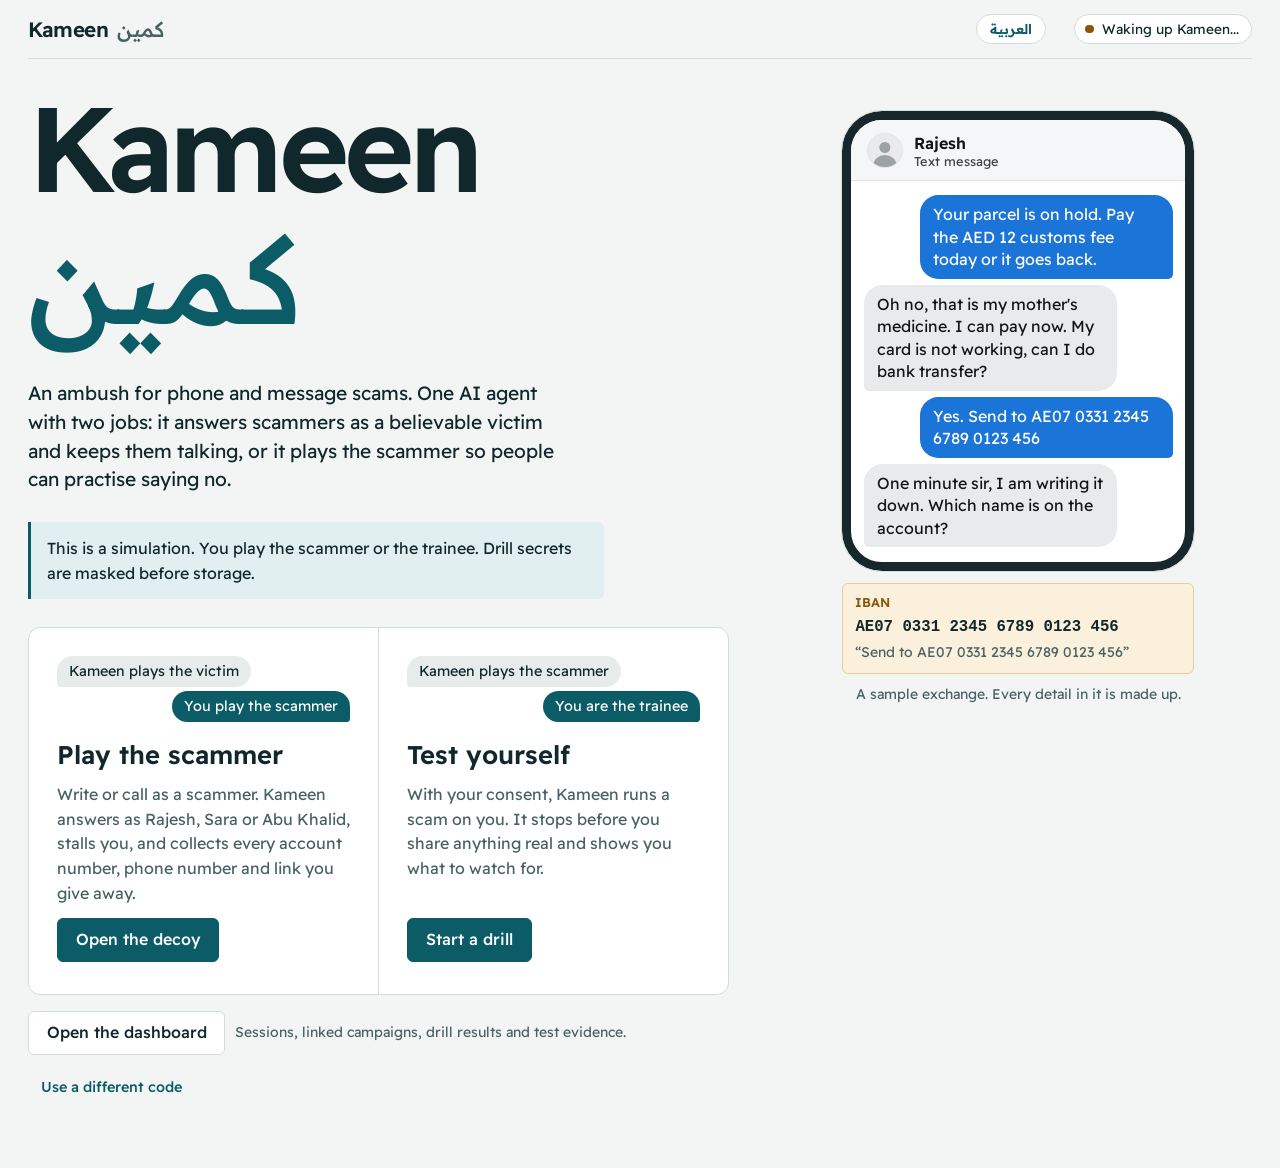
<file: docs/index.html>
<!doctype html>
<html lang="en">
<head>
  <meta charset="utf-8">
  <meta name="viewport" content="width=device-width, initial-scale=1">
  <meta name="robots" content="noindex">
  <title>Kameen</title>
  <link rel="preconnect" href="https://fonts.googleapis.com">
  <link rel="preconnect" href="https://fonts.gstatic.com" crossorigin>
  <link rel="stylesheet" href="https://fonts.googleapis.com/css2?family=Readex+Pro:wght@300..700&display=swap">
  <link rel="stylesheet" href="style.css?v=10">
  <script src="i18n.js?v=1"></script>
</head>
<body>
  <div class="page">
    <header class="topbar">
      <a class="brand" href="index.html">
        <span class="brand-latin">Kameen</span>
        <span class="brand-arabic" lang="ar" dir="rtl">كمين</span>
      </a>
      <span class="status-pill" id="status" role="status" data-state="waking">Waking up Kameen...</span>
    </header>

    <main class="landing">
      <div class="stack-l">
        <h1 class="wordmark">
          <span class="wordmark-latin">Kameen</span>
          <span class="wordmark-arabic" lang="ar" dir="rtl">كمين</span>
        </h1>

        <p class="landing-lede">
          An ambush for phone and message scams. One AI agent with two jobs: it answers scammers
          as a believable victim and keeps them talking, or it plays the scammer so people can practise saying no.
        </p>

        <p class="notice">
          This is a simulation. You play the scammer or the trainee. Drill secrets are masked before storage.
        </p>

        <section id="gate" class="stack" aria-labelledby="gate-title">
          <h2 id="gate-title">Enter the access code</h2>
          <form id="code-form" class="gate-form" novalidate>
            <label class="field">
              <span class="field-label">Access code</span>
              <!-- no name attribute on purpose: the code must never end up in a URL, even if scripts fail -->
              <input type="password" id="code" autocomplete="off" autocapitalize="off" spellcheck="false" required>
            </label>
            <button type="submit" class="btn btn-primary" id="code-btn">Unlock</button>
          </form>
          <p class="note" id="code-error" role="alert" hidden></p>
        </section>

        <section id="modes" class="stack" aria-labelledby="modes-title" hidden>
          <h2 id="modes-title" class="sr-only">Choose a mode</h2>
          <div class="modes">
            <a class="mode" href="decoy.html">
              <span class="roles">
                <span class="role role--agent">Kameen plays the victim</span>
                <span class="role role--you">You play the scammer</span>
              </span>
              <span class="mode-title">Play the scammer</span>
              <span class="mode-text">
                Write or call as a scammer. Kameen answers as Rajesh, Sara or Abu Khalid, stalls you,
                and collects every account number, phone number and link you give away.
              </span>
              <span class="btn btn-primary mode-go">Open the decoy</span>
            </a>
            <a class="mode" href="drill.html">
              <span class="roles">
                <span class="role role--agent">Kameen plays the scammer</span>
                <span class="role role--you">You are the trainee</span>
              </span>
              <span class="mode-title">Test yourself</span>
              <span class="mode-text">
                With your consent, Kameen runs a scam on you. It stops before you share anything real
                and shows you what to watch for.
              </span>
              <span class="btn btn-primary mode-go">Start a drill</span>
            </a>
          </div>
          <div class="actions">
            <a class="btn" href="dashboard.html">Open the dashboard</a>
            <span class="small">Sessions, linked campaigns, drill results and test evidence.</span>
          </div>
          <div class="actions">
            <button type="button" class="btn btn-quiet btn-small" id="change-code">Use a different code</button>
          </div>
        </section>
      </div>

      <figure class="sample" aria-label="Sample exchange">
        <div class="phone skin-sms">
          <div class="phone-head">
            <span class="phone-avatar" aria-hidden="true"></span>
            <span class="phone-who">
              <span class="phone-name">Rajesh</span>
              <span class="phone-sub">Text message</span>
            </span>
          </div>
          <div class="transcript">
            <div class="msg msg--counterpart"><p class="bubble">Your parcel is on hold. Pay the AED 12 customs fee today or it goes back.</p></div>
            <div class="msg msg--agent"><p class="bubble">Oh no, that is my mother's medicine. I can pay now. My card is not working, can I do bank transfer?</p></div>
            <div class="msg msg--counterpart"><p class="bubble">Yes. Send to AE07 0331 2345 6789 0123 456</p></div>
            <div class="msg msg--agent"><p class="bubble">One minute sir, I am writing it down. Which name is on the account?</p></div>
          </div>
        </div>
        <ul class="intel-list">
          <li class="intel-card">
            <span class="intel-type">IBAN</span>
            <span class="intel-value">AE07 0331 2345 6789 0123 456</span>
            <q class="intel-quote">Send to AE07 0331 2345 6789 0123 456</q>
          </li>
        </ul>
        <figcaption class="small">A sample exchange. Every detail in it is made up.</figcaption>
      </figure>
    </main>
  </div>

  <script src="config.js"></script>
  <script src="app.js"></script>
  <script>
    (function () {
      'use strict';
      var statusEl = $('#status');
      var gate = $('#gate');
      var modes = $('#modes');
      var form = $('#code-form');
      var input = $('#code');
      var button = $('#code-btn');
      var errorEl = $('#code-error');
      var ready = false;
      var busy = false;
      var waiting = false;    /* a code was entered while the server was still waking up */

      var REJECTED = 'That code was not accepted. Check it and try again.';

      function refresh() {
        button.disabled = busy;
      }

      /* The code is often pasted from a note: drop spaces, quotes and backticks that came along with it. */
      function cleaned(value) {
        return String(value).replace(/[\s`'"\u2018\u2019\u201C\u201D]/g, '');
      }

      function showModes(on) {
        modes.hidden = !on;
        gate.hidden = on;
      }

      form.addEventListener('submit', function (event) {
        event.preventDefault();
        check();
      });

      async function check() {
        if (busy) return;
        var code = cleaned(input.value);
        if (!code) {
          note(errorEl, 'Enter the access code.', 'error');
          input.focus();
          return;
        }
        if (!ready) {
          /* Never ignore the button: say what is happening and check the code as soon as the server answers. */
          waiting = true;
          note(errorEl, 'Kameen is still waking up, which can take a minute. Your code will be checked as soon as it is ready.', 'info');
          return;
        }
        waiting = false;
        busy = true;
        refresh();
        note(errorEl, '');
        setStored('code', code);
        try {
          await apiGet('/cards');
          input.value = '';
          showModes(true);
        } catch (err) {
          dropStored('code');
          note(errorEl, err.status === 401 ? REJECTED : err.message, 'error');
          input.select();
        } finally {
          busy = false;
          refresh();
        }
      }

      $('#change-code').addEventListener('click', function () {
        dropStored('code');
        showModes(false);
        input.focus();
      });

      if (getStored('code_rejected')) {
        dropStored('code_rejected');
        note(errorEl, REJECTED, 'error');
      }
      if (getStored('code')) showModes(true);

      wakeServer(statusEl).then(async function (ok) {
        ready = ok;
        refresh();
        if (!ok) {
          waiting = false;
          note(errorEl, 'The server did not answer. Reload the page to try again.', 'error');
          return;
        }
        if (waiting) return check();
        if (!getStored('code')) return;
        /* a code is already stored from earlier in this tab: make sure it still works */
        try {
          await apiGet('/cards');
        } catch (err) {
          if (err.status === 401) {
            dropStored('code');
            showModes(false);
            note(errorEl, REJECTED, 'error');
          }
        }
      });
    })();
  </script>
</body>
</html>
</file>
<file: docs/style.css>
/* Kameen
   Palette: cool mineral paper, petrol ink. Amber is reserved for captured intel,
   red for stop actions and guardrails, green for the drill reveal.
   Type: Readex Pro (one family for Latin and Arabic), system fallbacks. */

:root {
  --paper: #F2F5F4;
  --surface: #FFFFFF;
  --sunk: #E7ECEA;
  --ink: #10272C;
  --ink-soft: #4A6163;
  --line: #D3DCDA;
  --petrol: #0B5C66;
  --petrol-deep: #073F47;
  --petrol-wash: #E2EFF0;
  --on-petrol: #FFFFFF;
  --amber: #8A560A;
  --amber-wash: #FAF0DB;
  --amber-line: #E6CE9B;
  --red: #A3281F;
  --red-wash: #FBEAE7;
  --red-line: #EBC0BA;
  --green: #1F6B4E;
  --green-wash: #E3F1E9;
  --green-line: #B5D8C5;
  --reveal-paper: #EAF3EE;
  --bezel: #17282C;

  /* Categorical palette for pie/donut charts (legend labels each slice). */
  --cat-1: #1F6B4E;
  --cat-2: #8A560A;
  --cat-3: #A3281F;
  --cat-4: #2E5E8A;
  --cat-5: #7A4B86;

  --radius-s: 6px;
  --radius-m: 12px;
  --radius-l: 20px;
  --gutter: 16px;

  --font: "Readex Pro", "Segoe UI", system-ui, -apple-system, "Noto Sans Arabic", "Geeza Pro", Tahoma, Arial, sans-serif;
  --mono: ui-monospace, "SF Mono", "Cascadia Mono", Menlo, Consolas, monospace;

  color-scheme: light;
}

@media (prefers-color-scheme: dark) {
  :root {
    --paper: #0D1A1D;
    --surface: #14262B;
    --sunk: #0A1517;
    --ink: #E4EDEB;
    --ink-soft: #9CB1B0;
    --line: #294045;
    --petrol: #6CCAD3;
    --petrol-deep: #9ADDE4;
    --petrol-wash: #173237;
    --on-petrol: #062A2F;
    --amber: #E5B45C;
    --amber-wash: #2B2311;
    --amber-line: #5A4620;
    --red: #F0958B;
    --red-wash: #311816;
    --red-line: #6B2E28;
    --green: #7CCBA6;
    --green-wash: #12291F;
    --green-line: #2B5843;
    --reveal-paper: #0F211B;
    --bezel: #020607;
    --cat-1: #7CCBA6;
    --cat-2: #E5B45C;
    --cat-3: #F0958B;
    --cat-4: #8FB8E0;
    --cat-5: #C6A6D6;
    color-scheme: dark;
  }
}

/* ------------------------------------------------------------------ base */

*, *::before, *::after { box-sizing: border-box; }

[hidden] { display: none !important; }

html {
  font-size: 100%;
  -webkit-text-size-adjust: 100%;
  text-size-adjust: 100%;
}

body {
  margin: 0;
  min-height: 100vh;
  min-height: 100dvh;
  background: var(--paper);
  color: var(--ink);
  font-family: var(--font);
  font-size: 1rem;
  font-weight: 400;
  line-height: 1.55;
  overflow-x: hidden;
  transition: background-color 0.6s ease;
}

h1, h2, h3, p, ul, ol, dl, dd, figure, fieldset, legend { margin: 0; padding: 0; }
ul, ol { list-style: none; }
fieldset { border: 0; min-width: 0; }
button, input, textarea, select { font: inherit; color: inherit; }
a { color: var(--petrol); text-underline-offset: 0.18em; }
a:hover { color: var(--petrol-deep); }
q { quotes: "\201C" "\201D"; }
[dir="rtl"] q, q[dir="rtl"] { quotes: "\00AB" "\00BB"; }

:focus-visible {
  outline: 3px solid var(--petrol);
  outline-offset: 2px;
  border-radius: 4px;
}

.sr-only {
  position: absolute;
  width: 1px; height: 1px;
  margin: -1px; padding: 0;
  overflow: hidden;
  clip: rect(0 0 0 0);
  white-space: nowrap;
  border: 0;
}

h1 { font-size: 1.95rem; font-weight: 600; line-height: 1.15; }
h2 { font-size: 1.05rem; font-weight: 600; line-height: 1.3; }
h3 { font-size: 0.95rem; font-weight: 600; line-height: 1.3; }

.lede { color: var(--ink-soft); max-width: 34rem; }
.small { font-size: 0.875rem; color: var(--ink-soft); }
.stack > * + * { margin-top: 1rem; }
.stack-l > * + * { margin-top: 1.75rem; }

/* ------------------------------------------------------------------ page frame */

.page {
  width: 100%;
  max-width: 85rem;
  margin-inline: auto;
  padding-inline: var(--gutter);
  padding-bottom: 4rem;
}

.topbar {
  display: grid;
  grid-template-columns: 1fr auto auto;
  grid-template-areas: "brand lang status" "nav nav nav";
  align-items: center;
  gap: 0.5rem 1rem;
  padding-block: 0.9rem;
  border-bottom: 1px solid var(--line);
  margin-bottom: 1.75rem;
}

.brand {
  grid-area: brand;
  display: inline-flex;
  align-items: baseline;
  gap: 0.5rem;
  justify-self: start;
  color: var(--ink);
  text-decoration: none;
  font-size: 1.3rem;
  font-weight: 600;
  line-height: 1;
}
.brand:hover { color: var(--petrol); }
.brand-latin { letter-spacing: -0.02em; }
.brand-arabic { font-weight: 500; color: var(--ink-soft); }

.topnav {
  grid-area: nav;
  display: flex;
  flex-wrap: wrap;
  gap: 0.25rem 1.25rem;
  font-size: 0.95rem;
}
.topnav a {
  color: var(--ink-soft);
  text-decoration: none;
  padding-block: 0.3rem;
  border-bottom: 2px solid transparent;
}
.topnav a:hover { color: var(--ink); }
.topnav a[aria-current="page"] { color: var(--ink); border-bottom-color: var(--petrol); }

.status-pill {
  grid-area: status;
  display: inline-flex;
  align-items: center;
  gap: 0.5rem;
  padding: 0.3rem 0.75rem 0.3rem 0.65rem;
  border: 1px solid var(--line);
  border-radius: 999px;
  background: var(--surface);
  font-size: 0.85rem;
  line-height: 1.3;
  white-space: nowrap;
}
.status-pill::before {
  content: "";
  width: 0.55rem; height: 0.55rem;
  border-radius: 50%;
  background: var(--amber);
  flex: none;
}
.status-pill[data-state="waking"]::before { animation: pulse 1.2s ease-in-out infinite; }
.status-pill[data-state="ready"]::before { background: var(--green); }
.status-pill[data-state="down"] { border-color: var(--red-line); color: var(--red); }
.status-pill[data-state="down"]::before { background: var(--red); }

@keyframes pulse { 50% { opacity: 0.25; } }

/* ------------------------------------------------------------------ buttons, fields, notes */

.btn {
  display: inline-flex;
  align-items: center;
  justify-content: center;
  gap: 0.5rem;
  min-height: 2.75rem;
  padding: 0.55rem 1.1rem;
  border: 1px solid var(--line);
  border-radius: var(--radius-s);
  background: var(--surface);
  color: var(--ink);
  font-weight: 500;
  line-height: 1.2;
  text-decoration: none;
  cursor: pointer;
}
.btn:hover { border-color: var(--ink-soft); color: var(--ink); }
.btn-primary { background: var(--petrol); border-color: var(--petrol); color: var(--on-petrol); }
.btn-primary:hover { background: var(--petrol-deep); border-color: var(--petrol-deep); color: var(--on-petrol); }
.btn-danger { border-color: var(--red-line); color: var(--red); }
.btn-danger:hover { background: var(--red-wash); border-color: var(--red); color: var(--red); }
.btn-quiet { border-color: transparent; background: transparent; color: var(--petrol); padding-inline: 0.5rem; }
.btn-quiet:hover { border-color: transparent; color: var(--petrol-deep); text-decoration: underline; }
.btn-small { min-height: 2.1rem; padding: 0.3rem 0.75rem; font-size: 0.9rem; }

.btn:disabled,
.btn[aria-disabled="true"] {
  opacity: 0.5;
  cursor: not-allowed;
  pointer-events: none;
}

.actions { display: flex; flex-wrap: wrap; gap: 0.6rem; align-items: center; }

.field { display: block; }
.field-label { display: block; font-size: 0.9rem; font-weight: 500; margin-bottom: 0.3rem; }
.surprise-form { display: grid; grid-template-columns: repeat(auto-fit, minmax(11rem, 1fr)); gap: 0.9rem; align-items: end; }
#surprise .table-wrap { overflow-x: auto; }
#surprise .table { min-width: 46rem; }
.surprise-form textarea.input { min-height: 4.5rem; resize: vertical; }
#phish .table-wrap { overflow-x: auto; }
#phish .table { min-width: 34rem; }
.campaign { border: 1px solid var(--line); border-radius: var(--radius-m); padding: 0.9rem 1rem 1rem; background: var(--surface); }
.campaign + .campaign { margin-top: 1rem; }
.campaign-head { display: flex; flex-wrap: wrap; gap: 0.6rem 0.9rem; align-items: center; margin-bottom: 0.7rem; }
.campaign .table tr[data-clicked] td { background: var(--red-wash); }
.field select {
  width: 100%; min-height: 2.75rem; padding: 0.5rem 0.7rem; font: inherit; color: var(--ink);
  background: var(--surface); border: 1px solid var(--line); border-radius: var(--radius-s);
}
.field input[type="text"],
.field input[type="password"],
.input {
  display: block;
  width: 100%;
  min-height: 2.75rem;
  padding: 0.5rem 0.75rem;
  border: 1px solid var(--line);
  border-radius: var(--radius-s);
  background: var(--surface);
  color: var(--ink);
  font-size: 1rem;
}
.field input::placeholder, .input::placeholder { color: var(--ink-soft); opacity: 0.75; }

.check {
  display: flex;
  gap: 0.7rem;
  align-items: flex-start;
  padding: 0.85rem 1rem;
  border: 1px solid var(--line);
  border-radius: var(--radius-s);
  background: var(--surface);
  cursor: pointer;
}
.check input { width: 1.2rem; height: 1.2rem; margin: 0.15rem 0 0; flex: none; accent-color: var(--petrol); }

.note {
  padding: 0.6rem 0.85rem;
  border: 1px solid var(--line);
  border-radius: var(--radius-s);
  background: var(--surface);
  font-size: 0.95rem;
  overflow-wrap: anywhere;
}
.note[data-kind="error"] { border-color: var(--red-line); background: var(--red-wash); color: var(--red); }
.note[data-kind="ok"] { border-color: var(--green-line); background: var(--green-wash); color: var(--green); }

.notice {
  padding: 0.85rem 1rem;
  border-inline-start: 3px solid var(--petrol);
  background: var(--petrol-wash);
  border-radius: 0 var(--radius-s) var(--radius-s) 0;
  max-width: 36rem;
}

.empty { color: var(--ink-soft); font-size: 0.925rem; }

/* ------------------------------------------------------------------ choice cards and segmented controls */

.group-label { display: block; font-size: 0.9rem; font-weight: 600; margin-bottom: 0.5rem; }

.choices { display: grid; gap: 0.5rem; }

.choice { display: block; position: relative; cursor: pointer; }
.choice input { position: absolute; opacity: 0; width: 1px; height: 1px; }
.choice-body {
  display: block;
  padding: 0.7rem 0.9rem;
  border: 1px solid var(--line);
  border-radius: var(--radius-s);
  background: var(--surface);
}
.choice:hover .choice-body { border-color: var(--ink-soft); }
.choice input:checked + .choice-body {
  border-color: var(--petrol);
  box-shadow: inset 0 0 0 1px var(--petrol);
  background: var(--petrol-wash);
}
.choice input:focus-visible + .choice-body { outline: 3px solid var(--petrol); outline-offset: 2px; }
.choice input:disabled + .choice-body { opacity: 0.55; cursor: not-allowed; }
.choice-title { display: block; font-weight: 600; }
.choice-sub { display: block; font-size: 0.85rem; color: var(--ink-soft); }
.choice-text { display: block; font-size: 0.9rem; margin-top: 0.3rem; overflow-wrap: anywhere; }

.segmented {
  display: inline-flex;
  flex-wrap: wrap;
  border: 1px solid var(--line);
  border-radius: var(--radius-s);
  background: var(--surface);
  padding: 3px;
  gap: 3px;
}
.segmented label { position: relative; cursor: pointer; }
.segmented input { position: absolute; opacity: 0; width: 1px; height: 1px; }
.segmented span {
  display: block;
  padding: 0.4rem 0.95rem;
  border-radius: 4px;
  font-size: 0.95rem;
  line-height: 1.3;
}
.segmented label:hover span { background: var(--sunk); }
.segmented input:checked + span { background: var(--petrol); color: var(--on-petrol); }
.segmented input:focus-visible + span { outline: 3px solid var(--petrol); outline-offset: 2px; }
.segmented input:disabled + span { opacity: 0.5; cursor: not-allowed; }

/* ------------------------------------------------------------------ landing */

.landing {
  display: grid;
  gap: 2.5rem;
  align-items: start;
}

.wordmark {
  display: flex;
  flex-wrap: wrap;
  align-items: baseline;
  gap: 0 0.35em;
  font-size: clamp(3.4rem, 15vw, 7.5rem);
  font-weight: 600;
  line-height: 1;
}
.wordmark-latin { letter-spacing: -0.04em; }
.wordmark-arabic { font-weight: 500; color: var(--petrol); line-height: 1.2; }

.landing-lede { font-size: 1.2rem; line-height: 1.5; max-width: 33rem; }

.gate-form { display: flex; flex-wrap: wrap; gap: 0.6rem; align-items: flex-end; max-width: 30rem; }
.gate-form .field { flex: 1 1 13rem; }

.modes {
  display: grid;
  border: 1px solid var(--line);
  border-radius: var(--radius-m);
  background: var(--surface);
  overflow: hidden;
}
.mode {
  display: flex;
  flex-direction: column;
  gap: 0.75rem;
  padding: 1.4rem 1.25rem 1.5rem;
  color: var(--ink);
  text-decoration: none;
}
.mode + .mode { border-top: 1px solid var(--line); }
.mode:hover { background: var(--petrol-wash); color: var(--ink); }
.mode:focus-visible { outline-offset: -3px; }
.mode-title { font-size: 1.6rem; font-weight: 600; line-height: 1.15; }
.mode-text { color: var(--ink-soft); }
.mode-go { margin-top: auto; align-self: flex-start; }

/* who plays whom, drawn the way the chat is drawn: agent on the left, visitor on the right */
.roles { display: flex; flex-direction: column; gap: 0.3rem; margin-bottom: 0.4rem; }
.role {
  max-width: 85%;
  padding: 0.35rem 0.75rem;
  border-radius: 1rem;
  font-size: 0.9rem;
  line-height: 1.35;
}
.role--agent { align-self: flex-start; background: var(--sunk); border-bottom-left-radius: 0.25rem; }
.role--you { align-self: flex-end; background: var(--petrol); color: var(--on-petrol); border-bottom-right-radius: 0.25rem; }

.sample { max-width: 22rem; margin-inline: auto; width: 100%; }
.sample .phone { height: auto; min-height: 0; max-width: none; }
.sample .transcript { overflow: visible; }
.sample .intel-list { margin-top: 0.75rem; }
.sample figcaption { margin-top: 0.6rem; text-align: center; }

/* ------------------------------------------------------------------ phone frame */

.phone {
  /* skin tokens: every skin below sets these */
  --ph-bg: #FFFFFF;
  --ph-ink: #111417;
  --ph-soft: #6B7377;
  --ph-line: #E1E4E6;
  --ph-head-bg: #F5F6F7;
  --ph-head-ink: #111417;
  --ph-in-bg: #E9EAEC;
  --ph-in-ink: #111417;
  --ph-out-bg: #1B74D8;
  --ph-out-ink: #FFFFFF;
  --ph-field: #FFFFFF;
  --ph-bubble-radius: 1.15rem;

  display: flex;
  flex-direction: column;
  width: 100%;
  max-width: 25rem;
  height: 72vh;
  height: min(42rem, 100dvh - 8rem);
  min-height: 27rem;
  margin-inline: auto;
  border: 9px solid var(--bezel);
  border-radius: 2.5rem;
  background: var(--ph-bg);
  color: var(--ph-ink);
  overflow: hidden;
  outline: 1px solid var(--line);
  outline-offset: 0;
}

.skin-whatsapp {
  --ph-bg: #EFE9E0;
  --ph-ink: #111B21;
  --ph-soft: #5E6C73;
  --ph-line: #DDD6CB;
  --ph-head-bg: #0B6B5D;
  --ph-head-ink: #FFFFFF;
  --ph-in-bg: #FFFFFF;
  --ph-in-ink: #111B21;
  --ph-out-bg: #D9FDD3;
  --ph-out-ink: #111B21;
  --ph-field: #FFFFFF;
  --ph-bubble-radius: 0.55rem;
}

.skin-email {
  --ph-bg: #F3F4F6;
  --ph-ink: #1C2024;
  --ph-soft: #5F676E;
  --ph-line: #DADDE1;
  --ph-head-bg: #FFFFFF;
  --ph-head-ink: #1C2024;
  --ph-in-bg: #FFFFFF;
  --ph-in-ink: #1C2024;
  --ph-out-bg: #EAF1FB;
  --ph-out-ink: #1C2024;
  --ph-field: #FFFFFF;
  --ph-bubble-radius: 0.4rem;
}

@media (prefers-color-scheme: dark) {
  .phone {
    --ph-bg: #000000;
    --ph-ink: #F2F3F4;
    --ph-soft: #9AA1A6;
    --ph-line: #2A2D30;
    --ph-head-bg: #151618;
    --ph-head-ink: #F2F3F4;
    --ph-in-bg: #26272B;
    --ph-in-ink: #F2F3F4;
    --ph-out-bg: #1B74D8;
    --ph-out-ink: #FFFFFF;
    --ph-field: #151618;
  }
  .skin-whatsapp {
    --ph-bg: #0B141A;
    --ph-ink: #E9EDEF;
    --ph-soft: #8696A0;
    --ph-line: #1F2C34;
    --ph-head-bg: #1F2C34;
    --ph-head-ink: #E9EDEF;
    --ph-in-bg: #1F2C34;
    --ph-in-ink: #E9EDEF;
    --ph-out-bg: #005C4B;
    --ph-out-ink: #E9EDEF;
    --ph-field: #1F2C34;
  }
  .skin-email {
    --ph-bg: #111315;
    --ph-ink: #E8EAED;
    --ph-soft: #9AA1A8;
    --ph-line: #2B2F33;
    --ph-head-bg: #1A1D20;
    --ph-head-ink: #E8EAED;
    --ph-in-bg: #1A1D20;
    --ph-in-ink: #E8EAED;
    --ph-out-bg: #17273B;
    --ph-out-ink: #E8EAED;
    --ph-field: #1A1D20;
  }
}

.phone-head {
  display: flex;
  align-items: center;
  gap: 0.7rem;
  padding: 0.8rem 1rem 0.7rem;
  background: var(--ph-head-bg);
  color: var(--ph-head-ink);
  border-bottom: 1px solid var(--ph-line);
  flex: none;
}
.phone-avatar {
  width: 2.2rem; height: 2.2rem;
  border-radius: 50%;
  background: var(--ph-in-bg);
  border: 1px solid var(--ph-line);
  flex: none;
  position: relative;
  overflow: hidden;
}
.phone-avatar::before,
.phone-avatar::after {
  content: "";
  position: absolute;
  left: 50%;
  transform: translateX(-50%);
  background: var(--ph-soft);
  opacity: 0.6;
  border-radius: 50%;
}
.phone-avatar::before { top: 22%; width: 34%; height: 34%; }
.phone-avatar::after { top: 64%; width: 70%; height: 60%; }
.phone-who { min-width: 0; display: flex; flex-direction: column; line-height: 1.25; }
.phone-name { font-weight: 600; overflow: hidden; text-overflow: ellipsis; white-space: nowrap; }
.phone-sub { font-size: 0.8rem; opacity: 0.8; }

.skin-email .phone-avatar { display: none; }

.callbar {
  display: flex;
  align-items: center;
  justify-content: space-between;
  gap: 0.75rem;
  padding: 0.45rem 0.6rem 0.45rem 1rem;
  background: var(--green);
  color: #FFFFFF;
  font-size: 0.9rem;
  flex: none;
}
.callbar[data-state="connecting"] { background: var(--ph-soft); }
.callbar-text { display: flex; gap: 0.5rem; align-items: baseline; min-width: 0; }
.callbar-time { font-variant-numeric: tabular-nums; }
.callbar .btn { background: #FFFFFF; color: #7C1D16; border-color: #FFFFFF; }
@media (prefers-color-scheme: dark) {
  .callbar { color: #06231A; }
  .callbar[data-state="connecting"] { color: #000000; }
}

.transcript {
  flex: 1 1 auto;
  min-height: 0;
  display: flex;
  flex-direction: column;
  gap: 0.4rem;
  padding: 0.9rem 0.8rem;
  overflow-y: auto;
  overscroll-behavior: contain;
  scroll-behavior: smooth;
}

.transcript-hint {
  margin: auto;
  padding: 1rem;
  max-width: 16rem;
  text-align: center;
  font-size: 0.925rem;
  color: var(--ph-soft);
}

.msg { display: flex; flex-direction: column; max-width: 82%; }
.msg--agent { align-self: flex-start; align-items: flex-start; }
.msg--counterpart { align-self: flex-end; align-items: flex-end; }
.msg--marker { align-self: center; align-items: center; max-width: 92%; }

.bubble {
  padding: 0.5rem 0.8rem;
  border-radius: var(--ph-bubble-radius);
  font-size: 1rem;
  line-height: 1.4;
  white-space: pre-wrap;
  overflow-wrap: anywhere;
  text-align: start;
}
.msg--agent .bubble { background: var(--ph-in-bg); color: var(--ph-in-ink); border-bottom-left-radius: 0.3rem; }
.msg--counterpart .bubble { background: var(--ph-out-bg); color: var(--ph-out-ink); border-bottom-right-radius: 0.3rem; }
.msg--marker .bubble {
  padding: 0.2rem 0.7rem;
  background: transparent;
  color: var(--ph-soft);
  font-size: 0.825rem;
  text-align: center;
}

.msg-meta { display: none; font-size: 0.8rem; color: var(--ph-soft); margin: 0 0.3rem 0.15rem; }
.msg-time { font-size: 0.72rem; color: var(--ph-soft); margin: 0.1rem 0.3rem 0; font-variant-numeric: tabular-nums; }

.skin-whatsapp .bubble { box-shadow: 0 1px 0.5px rgba(11, 20, 26, 0.13); }
.skin-whatsapp .msg--marker .bubble { box-shadow: none; }

/* the email skin shows each message as a mail item, full width, with its sender */
.skin-email .transcript { gap: 0.6rem; }
.skin-email .msg { align-self: stretch; align-items: stretch; max-width: none; }
.skin-email .msg--marker { align-self: center; }
.skin-email .msg .bubble { border: 1px solid var(--ph-line); border-radius: var(--ph-bubble-radius); padding: 0.7rem 0.85rem; }
.skin-email .msg--marker .bubble { border: 0; padding: 0.2rem 0.7rem; }
.skin-email .msg-meta { display: block; font-weight: 600; color: var(--ph-ink); margin: 0 0.1rem 0.25rem; }
.skin-email .msg--counterpart .msg-meta { text-align: start; }

.msg--typing .bubble { display: inline-flex; gap: 0.3rem; align-items: center; padding: 0.75rem 0.85rem; }
.dot {
  width: 0.42rem; height: 0.42rem;
  border-radius: 50%;
  background: currentColor;
  opacity: 0.35;
  animation: typing 1.2s ease-in-out infinite;
}
.dot:nth-child(2) { animation-delay: 0.18s; }
.dot:nth-child(3) { animation-delay: 0.36s; }
@keyframes typing { 30% { opacity: 0.95; transform: translateY(-2px); } 60% { opacity: 0.35; transform: none; } }

.composer {
  display: flex;
  align-items: flex-end;
  gap: 0.5rem;
  padding: 0.55rem 0.65rem 0.7rem;
  background: var(--ph-head-bg);
  border-top: 1px solid var(--ph-line);
  flex: none;
}
.composer textarea {
  flex: 1 1 auto;
  min-width: 0;
  min-height: 2.6rem;
  max-height: 7.5rem;
  padding: 0.55rem 0.9rem;
  border: 1px solid var(--ph-line);
  border-radius: 1.3rem;
  background: var(--ph-field);
  color: var(--ph-ink);
  font-size: 1rem;
  line-height: 1.4;
  resize: none;
}
.composer textarea::placeholder { color: var(--ph-soft); }
.composer textarea:disabled { opacity: 0.6; }
.composer .send {
  flex: none;
  min-height: 2.6rem;
  padding: 0 1rem;
  border: 0;
  border-radius: 1.3rem;
  background: var(--petrol);
  color: var(--on-petrol);
  font-weight: 600;
  cursor: pointer;
}
.composer .send:disabled { opacity: 0.45; cursor: not-allowed; }

/* ------------------------------------------------------------------ decoy workspace */

.workspace { display: grid; gap: 1.75rem; align-items: start; }
.workspace > * { min-width: 0; }

.setup h1 { margin-bottom: 0.4rem; }

.stage-col { display: grid; gap: 0.75rem; justify-items: stretch; }

.under-phone { width: 100%; max-width: 25rem; margin-inline: auto; display: grid; gap: 0.75rem; }

.rating { display: grid; gap: 0.5rem; padding: 0.9rem 1rem; border: 1px solid var(--line); border-radius: var(--radius-m); background: var(--surface); }
.rating-row { display: flex; gap: 0.5rem; }
.rating-row .input { flex: 1 1 auto; min-width: 0; }

.panel {
  border: 1px solid var(--line);
  border-radius: var(--radius-m);
  background: var(--surface);
}
.panel-block { padding: 1rem 1.1rem; }
.panel-block + .panel-block { border-top: 1px solid var(--line); }
.panel-block > h2 { display: flex; align-items: baseline; justify-content: space-between; gap: 0.5rem; margin-bottom: 0.6rem; }
.count { font-weight: 500; color: var(--ink-soft); font-variant-numeric: tabular-nums; }

.stage-chip {
  display: inline-block;
  padding: 0.25rem 0.8rem;
  border: 1px solid var(--petrol);
  border-radius: 999px;
  background: var(--petrol-wash);
  color: var(--petrol-deep);
  font-weight: 600;
  font-size: 0.95rem;
  line-height: 1.3;
  overflow-wrap: anywhere;
}
.stage-chip[data-idle="true"] { border-color: var(--line); background: transparent; color: var(--ink-soft); font-weight: 400; }
.stage-note { margin-top: 0.5rem; font-size: 0.9rem; color: var(--ink-soft); overflow-wrap: anywhere; }

.intel-list { display: grid; gap: 0.5rem; }
.intel-card, .canary {
  display: grid;
  gap: 0.15rem;
  padding: 0.6rem 0.75rem;
  border: 1px solid var(--amber-line);
  border-radius: var(--radius-s);
  background: var(--amber-wash);
}
.intel-card.is-new { animation: arrive 1.1s ease-out; }
@keyframes arrive { from { box-shadow: 0 0 0 4px var(--amber-line); } to { box-shadow: 0 0 0 0 transparent; } }
.intel-type { font-size: 0.8rem; font-weight: 600; color: var(--amber); }
.intel-value { font-family: var(--mono); font-size: 0.98rem; font-weight: 600; overflow-wrap: anywhere; }
[dir="rtl"] > .intel-value { text-align: right; }
.intel-quote { font-size: 0.875rem; color: var(--ink-soft); overflow-wrap: anywhere; }
.intel-foot { font-size: 0.8rem; color: var(--ink-soft); }
.canary { border-style: dashed; background: transparent; }

.guard-list { display: grid; gap: 0.4rem; }
.guard {
  display: flex;
  justify-content: space-between;
  align-items: baseline;
  gap: 0.75rem;
  padding: 0.45rem 0.7rem;
  border: 1px solid var(--red-line);
  border-radius: var(--radius-s);
  background: var(--red-wash);
  color: var(--red);
  font-size: 0.9rem;
}
.guard-time { font-size: 0.8rem; font-variant-numeric: tabular-nums; flex: none; }

/* ------------------------------------------------------------------ drill */

.drill-intro { max-width: 36rem; }
.drill-form { max-width: 30rem; }

.refusal {
  padding: 1rem 1.1rem;
  border: 1px solid var(--red-line);
  border-radius: var(--radius-m);
  background: var(--red-wash);
  max-width: 36rem;
}
.refusal-title { font-weight: 600; color: var(--red); margin-bottom: 0.2rem; }
.refusal-text { font-size: 1.1rem; overflow-wrap: anywhere; }

.consent-check {
  margin-top: 2.5rem;
  padding-top: 1.25rem;
  border-top: 1px solid var(--line);
  max-width: 36rem;
}

.run { display: grid; gap: 1.75rem; align-items: start; }
.run > * { min-width: 0; }
.run-side { max-width: 25rem; width: 100%; margin-inline: auto; }

body.is-revealed { background: var(--reveal-paper); }

.reveal {
  padding: 1.5rem 1.25rem 1.75rem;
  border: 1px solid var(--green-line);
  border-radius: var(--radius-l);
  background: var(--surface);
  animation: reveal-in 0.5s ease-out both;
}
.reveal:focus { outline: none; }
@keyframes reveal-in { from { opacity: 0; transform: translateY(14px); } }

.reveal-head { font-size: clamp(2rem, 6.5vw, 3.1rem); line-height: 1.08; font-weight: 600; max-width: 14em; }
.reveal-text { font-size: 1.15rem; max-width: 34rem; overflow-wrap: anywhere; }

.outcome {
  display: inline-block;
  padding: 0.35rem 0.95rem;
  border-radius: 999px;
  border: 1px solid var(--line);
  background: var(--sunk);
  font-weight: 600;
}
.outcome[data-outcome="resisted"] { border-color: var(--green-line); background: var(--green-wash); color: var(--green); }
.outcome[data-outcome="hesitated"] { border-color: var(--amber-line); background: var(--amber-wash); color: var(--amber); }
.outcome[data-outcome="would_comply"],
.outcome[data-outcome="attempted_disclosure"] { border-color: var(--red-line); background: var(--red-wash); color: var(--red); }

.lesson { padding-top: 1.25rem; border-top: 1px solid var(--line); }
.lesson-head { font-size: 1.45rem; line-height: 1.25; margin-bottom: 0.75rem; overflow-wrap: anywhere; }
.points { display: grid; gap: 0.6rem; max-width: 36rem; }
.points li { padding-inline-start: 1.1rem; position: relative; overflow-wrap: anywhere; }
.points li::before {
  content: "";
  position: absolute;
  inset-inline-start: 0;
  top: 0.62em;
  width: 0.45rem; height: 0.45rem;
  border-radius: 50%;
  background: var(--green);
}
.flags li::before { background: var(--red); border-radius: 1px; }
.report {
  padding: 0.85rem 1rem;
  border-radius: var(--radius-s);
  background: var(--green-wash);
  border: 1px solid var(--green-line);
  max-width: 36rem;
  overflow-wrap: anywhere;
}

/* ------------------------------------------------------------------ dashboard */

.tabs {
  display: flex;
  gap: 0.25rem;
  overflow-x: auto;
  border-bottom: 1px solid var(--line);
  margin-bottom: 1.5rem;
  scrollbar-width: none;
}
.tabs::-webkit-scrollbar { display: none; }
.tab {
  flex: none;
  padding: 0.6rem 0.9rem;
  border: 0;
  border-bottom: 3px solid transparent;
  background: transparent;
  color: var(--ink-soft);
  font-weight: 500;
  cursor: pointer;
}
.tab:hover { color: var(--ink); }
.tab[aria-selected="true"] { color: var(--ink); border-bottom-color: var(--petrol); }
.tab:focus-visible { outline-offset: -3px; }

.tab-head { display: flex; flex-wrap: wrap; align-items: baseline; justify-content: space-between; gap: 0.5rem 1rem; margin-bottom: 1rem; }
.tab-head p { color: var(--ink-soft); max-width: 40rem; }

.table-wrap {
  border: 1px solid var(--line);
  border-radius: var(--radius-m);
  background: var(--surface);
  overflow: auto;
  max-height: 24rem;
}
.table { width: 100%; border-collapse: collapse; font-size: 0.925rem; }
.table th, .table td { padding: 0.55rem 0.8rem; text-align: start; vertical-align: top; }
.table th {
  position: sticky; top: 0;
  background: var(--surface);
  font-weight: 600;
  font-size: 0.85rem;
  color: var(--ink-soft);
  box-shadow: inset 0 -1px 0 var(--line);
  white-space: nowrap;
  z-index: 1;
}
.table td { border-top: 1px solid var(--line); overflow-wrap: anywhere; }
.table tbody tr:first-child td { border-top: 0; }
.table .num { text-align: end; font-variant-numeric: tabular-nums; white-space: nowrap; }
.table--rows tbody tr { cursor: pointer; }
.table--rows tbody tr:hover { background: var(--petrol-wash); }
.table--rows tbody tr[aria-selected="true"] { background: var(--petrol-wash); box-shadow: inset 3px 0 0 var(--petrol); }
.table--rows tbody tr:focus-visible { outline-offset: -3px; }
.table-plain { max-height: none; }

.chip {
  display: inline-block;
  padding: 0.05rem 0.55rem;
  border: 1px solid var(--line);
  border-radius: 999px;
  font-size: 0.82rem;
  line-height: 1.5;
  white-space: nowrap;
}
.chip[data-tone="live"] { border-color: var(--green-line); background: var(--green-wash); color: var(--green); }
.chip[data-tone="pass"] { border-color: var(--green-line); background: var(--green-wash); color: var(--green); }
.chip[data-tone="fail"] { border-color: var(--red-line); background: var(--red-wash); color: var(--red); }
.chip[data-tone="decoy"] { border-color: var(--petrol); color: var(--petrol-deep); }
.chip[data-tone="drill"] { border-color: var(--amber-line); color: var(--amber); }

.detail { margin-top: 1.5rem; display: grid; gap: 1.25rem; }
.detail-head { display: flex; flex-wrap: wrap; align-items: center; gap: 0.5rem 0.9rem; }
.detail-head h2 { font-size: 1.3rem; margin-inline-end: auto; overflow-wrap: anywhere; }
.detail-meta { color: var(--ink-soft); font-size: 0.925rem; overflow-wrap: anywhere; }
.detail-grid { display: grid; gap: 1.25rem; align-items: start; }
.detail-grid > * { min-width: 0; }

.log-frame {
  border: 1px solid var(--line);
  border-radius: var(--radius-m);
  background: var(--surface);
  overflow: hidden;
}
/* the dashboard transcript reuses the phone bubbles without the handset */
.log-frame .transcript {
  --ph-bg: var(--surface);
  --ph-ink: var(--ink);
  --ph-soft: var(--ink-soft);
  --ph-line: var(--line);
  --ph-in-bg: var(--sunk);
  --ph-in-ink: var(--ink);
  --ph-out-bg: var(--petrol);
  --ph-out-ink: var(--on-petrol);
  --ph-bubble-radius: 1rem;
  max-height: 30rem;
  min-height: 10rem;
}
.log-frame .msg-meta { display: block; }

.live-log { display: grid; gap: 0.3rem; max-height: 14rem; overflow-y: auto; font-size: 0.9rem; }
.live-log li { display: grid; grid-template-columns: 4.2rem 1fr; gap: 0.6rem; }
.live-log time { color: var(--ink-soft); font-variant-numeric: tabular-nums; }
.live-log span { overflow-wrap: anywhere; }

.graph {
  width: 100%;
  height: 62vh;
  min-height: 22rem;
  max-height: 42rem;
  border: 1px solid var(--line);
  border-radius: var(--radius-m);
  background: var(--surface);
}
.legend { display: flex; flex-wrap: wrap; gap: 0.4rem 1.25rem; font-size: 0.9rem; color: var(--ink-soft); margin-block: 0.75rem; }
.legend span { display: inline-flex; align-items: center; gap: 0.45rem; }
.legend i { display: inline-block; width: 0.8rem; height: 0.8rem; background: var(--petrol); border-radius: 3px; }
.legend i.is-intel { background: var(--amber); border-radius: 50%; }

.figures { display: grid; grid-template-columns: repeat(auto-fit, minmax(9rem, 1fr)); gap: 0.75rem; }
.figure-tile {
  padding: 0.9rem 1rem;
  border: 1px solid var(--line);
  border-radius: var(--radius-m);
  background: var(--surface);
  display: grid;
  gap: 0.15rem;
  align-content: start;
}
.figure-name { font-size: 0.9rem; color: var(--ink-soft); overflow-wrap: anywhere; }
.figure-value { font-size: 1.9rem; font-weight: 600; line-height: 1.15; font-variant-numeric: tabular-nums; overflow-wrap: anywhere; }
.figure-foot { font-size: 0.85rem; color: var(--ink-soft); display: flex; flex-wrap: wrap; gap: 0.4rem; align-items: center; }
.figure-detail { flex-basis: 100%; color: var(--ink); }
.figure-tile[data-pass="false"] { border-color: var(--red-line); }

.bars { display: grid; gap: 0.55rem; max-width: 44rem; }
.bar-row { display: grid; grid-template-columns: minmax(7rem, 11rem) 1fr 2.5rem; gap: 0.75rem; align-items: center; font-size: 0.95rem; }
.bar-track { height: 0.9rem; background: var(--sunk); border-radius: 3px; overflow: hidden; }
.bar-fill { display: block; height: 100%; min-width: 2px; background: var(--ink-soft); border-radius: 3px; }
.bar-row[data-outcome="resisted"] .bar-fill { background: var(--green); }
.bar-row[data-outcome="hesitated"] .bar-fill { background: var(--amber); }
.bar-row[data-outcome="would_comply"] .bar-fill,
.bar-row[data-outcome="attempted_disclosure"] .bar-fill { background: var(--red); }
.bar-count { text-align: end; font-variant-numeric: tabular-nums; font-weight: 600; }
.bar-row[data-tone="risk"] .bar-fill { background: var(--red); }
.bar-row[data-tone="warn"] .bar-fill { background: var(--amber); }
.bar-row[data-tone="ok"] .bar-fill { background: var(--green); }
.bar-row .bar-sub { display: block; font-size: 0.78rem; color: var(--ink-soft); margin-top: 0.1rem; }

/* Overview: each block of analysis sits on its own quiet card.
   Named .ov-card, NOT .panel: .panel is an existing class that turns position:sticky on wide
   screens (used by the decoy workspace), which made these cards stick to the top while scrolling. */
.ov-card { background: var(--surface); border: 1px solid var(--line); border-radius: var(--radius-m); padding: 1.1rem 1.2rem 1.25rem; }
.ov-card .bars, .ov-card .table-wrap { margin-top: 0.2rem; }
.figures--lead .figure-tile[data-pass="false"] .figure-value { color: var(--red); }

/* Pie / donut charts. The donut is a CSS conic-gradient with a ring mask (no SVG), so it paints
   like any other element and cannot leave a stale layer behind during scroll. The legend names each slice. */
.chart-row { display: flex; flex-wrap: wrap; gap: 1.4rem 1.75rem; align-items: center; margin-top: 0.6rem; }
.chart-row > * { min-width: 0; }
.chart-row .bars, .chart-row .chart-legend { flex: 1 1 15rem; }
.donut-wrap { position: relative; width: 9.5rem; height: 9.5rem; flex: 0 0 auto; }
/* Full conic pie; the centred circle (panel colour) punches the hole, so no mask/filter is used
   and nothing here is ever promoted to its own layer. */
.donut-pie { width: 100%; height: 100%; border-radius: 50%; background: var(--sunk); }
.donut-center {
  position: absolute; inset: 1.55rem; border-radius: 50%; background: var(--surface);
  display: flex; flex-direction: column; align-items: center; justify-content: center;
  text-align: center; pointer-events: none;
}
.donut-center-value { font-size: 1.7rem; font-weight: 600; line-height: 1.1; font-variant-numeric: tabular-nums; }
.donut-center-label { font-size: 0.72rem; color: var(--ink-soft); max-width: 6rem; }
.legend-dots { list-style: none; display: grid; gap: 0.5rem; margin: 0; padding: 0; }
.legend-dots li { display: flex; align-items: center; gap: 0.55rem; font-size: 0.92rem; }
.legend-dot { width: 0.75rem; height: 0.75rem; border-radius: 3px; flex: 0 0 auto; }
.legend-label { flex: 1; min-width: 0; }
.legend-val { font-variant-numeric: tabular-nums; font-weight: 600; }
.legend-sub { color: var(--ink-soft); font-variant-numeric: tabular-nums; }

/* Simulated police cases. */
.case-card { border: 1px solid var(--line); border-radius: var(--radius-m); padding: 1rem 1.1rem 1.1rem; background: var(--surface); }
.case-card + .case-card { margin-top: 1rem; }
.case-head { display: flex; flex-wrap: wrap; gap: 0.5rem 0.75rem; align-items: center; margin-bottom: 0.85rem; }
.case-head strong { font-variant-numeric: tabular-nums; letter-spacing: 0.01em; }
.case-when { margin-left: auto; }
.case-grid { display: grid; grid-template-columns: repeat(auto-fit, minmax(13rem, 1fr)); gap: 0.7rem 1.25rem; }
.case-field { display: flex; flex-direction: column; gap: 0.1rem; min-width: 0; }
.case-k { font-size: 0.74rem; color: var(--ink-soft); text-transform: uppercase; letter-spacing: 0.04em; }
.case-v { overflow-wrap: anywhere; }
.case-sms { margin-top: 0.9rem; padding: 0.65rem 0.85rem; border-radius: var(--radius-s); background: var(--sunk); }
.case-sms-body { margin: 0.25rem 0 0; font-size: 0.9rem; }
.case-notify { display: flex; flex-wrap: wrap; gap: 0.5rem 0.75rem; align-items: center; margin-top: 0.7rem; }
.case-notify .case-dest { width: auto; flex: 1 1 13rem; min-height: 2.2rem; min-width: 0; }
.case-check { gap: 0.4rem; font-size: 0.9rem; }
.case-sent { color: var(--green); font-weight: 600; margin: 0.6rem 0 0; }
.case-noaction { color: var(--ink-soft); margin: 0.6rem 0 0; }
.case-status { color: var(--ink-soft); margin: 0.6rem 0 0; }

.split { display: grid; gap: 1.5rem; align-items: start; }
.split > * { min-width: 0; }
.section-title { margin-bottom: 0.6rem; }

/* ------------------------------------------------------------------ wider screens */

@media (min-width: 46rem) {
  :root { --gutter: 28px; }
  .topbar { grid-template-columns: auto 1fr auto auto; grid-template-areas: "brand nav lang status"; gap: 1rem 1.75rem; }
  .topnav { justify-content: flex-start; }
  h1 { font-size: 2.3rem; }
  .modes { grid-template-columns: 1fr 1fr; }
  .mode { padding: 1.75rem 1.75rem 2rem; }
  .mode + .mode { border-top: 0; border-inline-start: 1px solid var(--line); }
  .reveal { padding: 2.25rem 2.25rem 2.5rem; }
  .split { grid-template-columns: 1fr 1fr; }
  .detail-grid { grid-template-columns: minmax(0, 1.25fr) minmax(0, 1fr); }
  .hide-wide-only { display: none; }
}

@media (max-width: 45.99rem) {
  .hide-narrow { display: none; }
  .phone { border-width: 6px; border-radius: 1.9rem; height: 70vh; height: min(38rem, 100dvh - 5rem); }
}

@media (min-width: 60rem) {
  .landing { grid-template-columns: minmax(0, 1.5fr) minmax(0, 1fr); gap: 3.5rem; }
  .sample { margin-top: 1.5rem; }
  .workspace { grid-template-columns: minmax(0, 1fr) 21rem; }
  .workspace .setup { grid-column: 1 / -1; }
  .workspace .setup-grid { display: grid; grid-template-columns: minmax(0, 1.6fr) minmax(0, 1fr); gap: 1.5rem 2.5rem; align-items: start; }
  .workspace .choices { grid-template-columns: repeat(auto-fit, minmax(13rem, 1fr)); }
  .panel { position: sticky; top: 1rem; max-height: calc(100vh - 2rem); overflow-y: auto; }
  .run { grid-template-columns: minmax(0, 1.25fr) minmax(0, 1fr); }
  .run.is-live-only { grid-template-columns: minmax(0, 1fr); }
  .drill-choices { grid-template-columns: repeat(auto-fit, minmax(15rem, 1fr)); max-width: 60rem; }
}

@media (min-width: 82rem) {
  :root { --gutter: 40px; }
  .workspace { grid-template-columns: 19rem minmax(0, 1fr) 22rem; }
  .workspace .setup { grid-column: auto; position: sticky; top: 1rem; }
  .workspace .setup-grid { display: block; }
  .workspace .setup-grid > * + * { margin-top: 1.5rem; }
  .workspace .choices { grid-template-columns: 1fr; }
}

/* projector and very large displays: scale everything up together */
@media (min-width: 112rem) {
  html { font-size: 112.5%; }
}

@media (prefers-reduced-motion: reduce) {
  *, *::before, *::after {
    animation-duration: 0.001ms !important;
    animation-iteration-count: 1 !important;
    transition-duration: 0.001ms !important;
    scroll-behavior: auto !important;
  }
  .dot { opacity: 0.6; }
}

/* ------------------------------------------------------------------ interface language (i18n.js) */

.lang-toggle {
  grid-area: lang;
  justify-self: end;
  padding: 0.3rem 0.8rem;
  border: 1px solid var(--line);
  border-radius: 999px;
  background: var(--surface);
  color: var(--petrol);
  font: inherit;
  font-size: 0.85rem;
  font-weight: 600;
  line-height: 1.3;
  cursor: pointer;
  white-space: nowrap;
}
.lang-toggle:hover { border-color: var(--petrol); }
.lang-toggle:focus-visible { outline: 2px solid var(--petrol); outline-offset: 2px; }

/* Arabic: the page reads right to left. Most rules already use logical properties; these are the rest. */
[dir="rtl"] .status-pill { padding: 0.3rem 0.65rem 0.3rem 0.75rem; }
[dir="rtl"] .msg--agent .bubble { border-bottom-left-radius: var(--ph-bubble-radius); border-bottom-right-radius: 0.3rem; }
[dir="rtl"] .msg--counterpart .bubble { border-bottom-right-radius: var(--ph-bubble-radius); border-bottom-left-radius: 0.3rem; }
[dir="rtl"] .role--agent { border-bottom-left-radius: 1rem; border-bottom-right-radius: 0.25rem; }
[dir="rtl"] .role--you { border-bottom-right-radius: 1rem; border-bottom-left-radius: 0.25rem; }
[dir="rtl"] .case-when { margin-left: 0; margin-right: auto; }
[dir="rtl"] .table--rows tbody tr[aria-selected="true"] { box-shadow: inset -3px 0 0 var(--petrol); }
/* messages, quotes and notes keep the direction of their own language */
[dir="rtl"] .bubble, [dir="rtl"] .intel-quote, [dir="rtl"] .stage-note, [dir="rtl"] .live-log li { unicode-bidi: plaintext; }
/* account numbers, links, phone numbers and email addresses always read left to right */
[dir="rtl"] .intel-value { direction: ltr; unicode-bidi: isolate; text-align: right; }
[dir="rtl"] input[type="tel"], [dir="rtl"] input[type="email"], [dir="rtl"] input[type="password"],
[dir="rtl"] #phish-recipients, [dir="rtl"] .case-dest { direction: ltr; text-align: right; }
[dir="rtl"] code { direction: ltr; unicode-bidi: isolate; }
</file>
